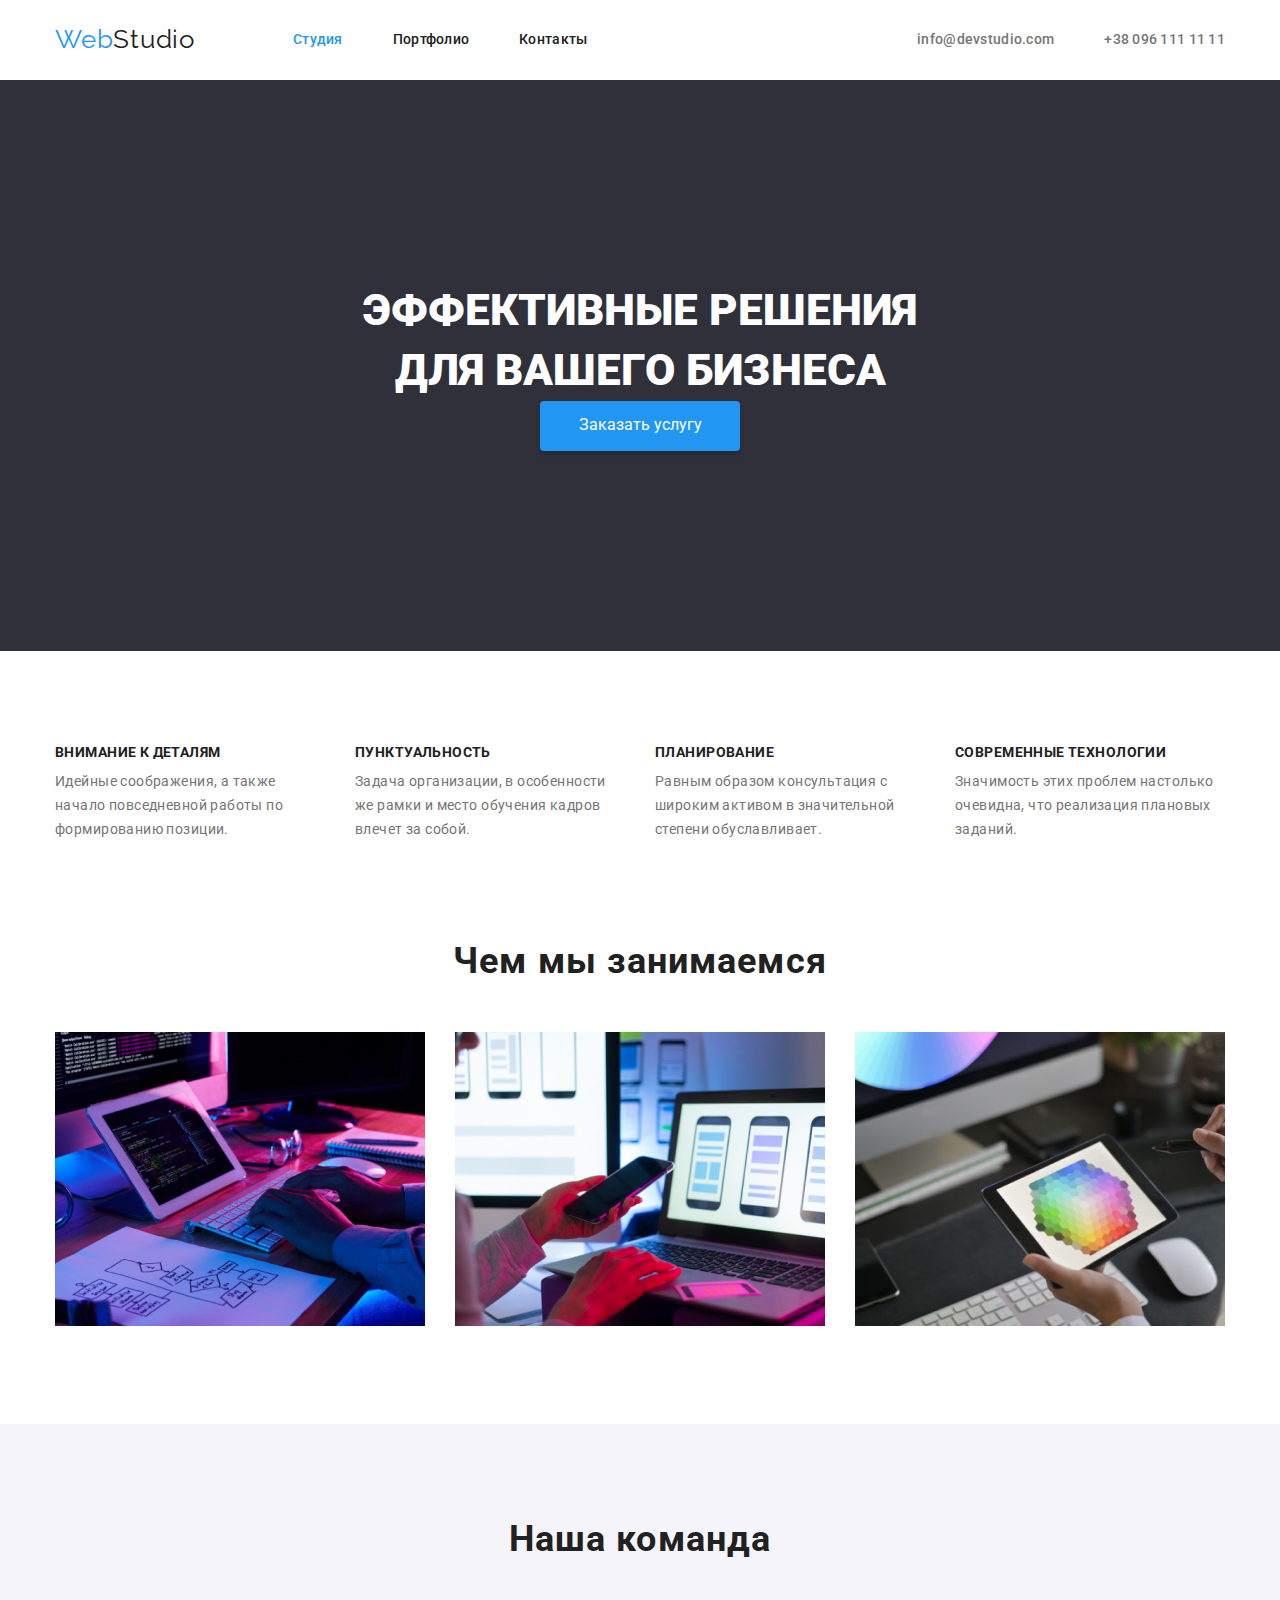
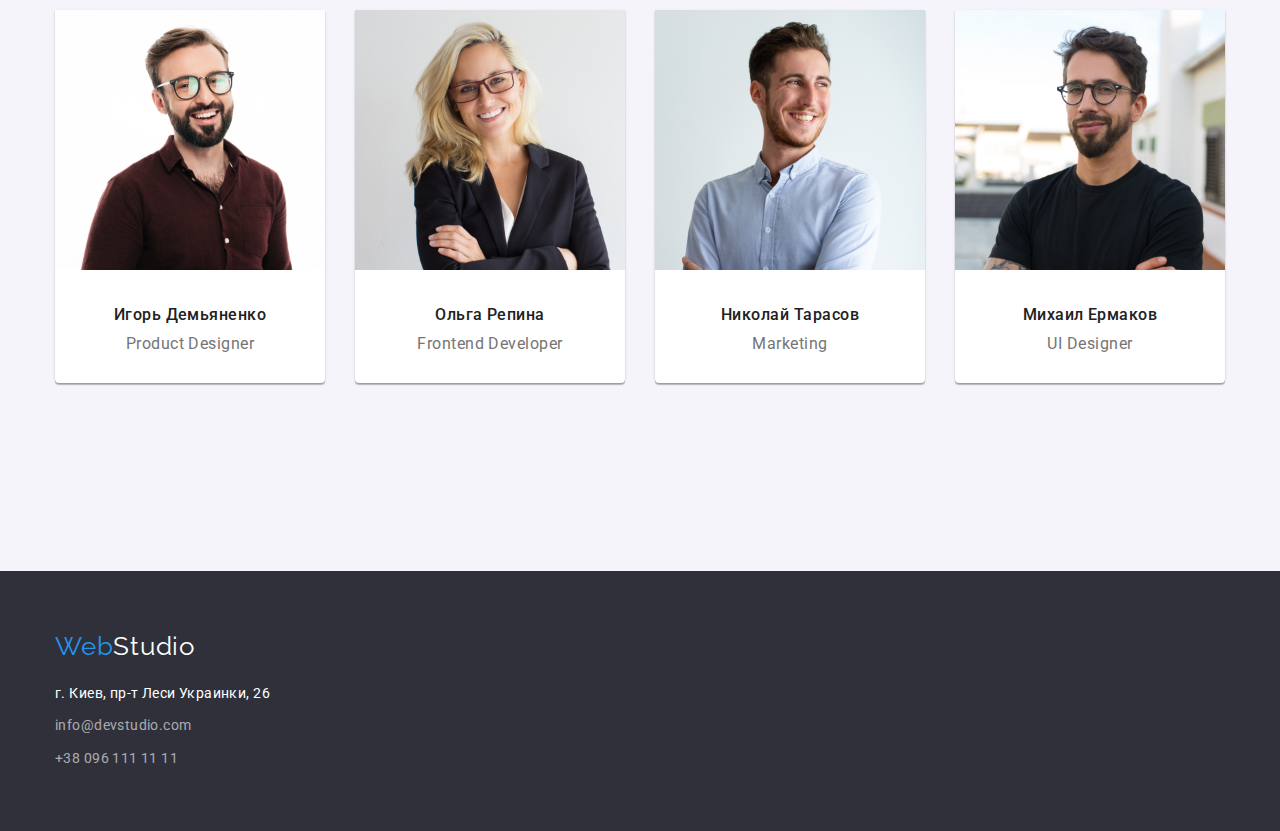
<file: index.html>
<!DOCTYPE html>
<html lang="ru">
    <head>
        <meta charset="UTF-8">
        <meta name="viewport" content="width=device-width, initial-scale=1.0">
        <title>Document</title>
        <link rel="stylesheet" href="https://cdnjs.cloudflare.com/ajax/libs/modern-normalize/1.0.0/modern-normalize.min.css">
        <link rel="preconnect" href="https://fonts.gstatic.com">
        <link href="https://fonts.googleapis.com/css2?family=Raleway:wght@700&family=Roboto:wght@400;500;700;900&display=swap" rel="stylesheet">
        <link rel="stylesheet" href="css/style.css">
    </head>
    <body>
        <header class="header">
            <div class="container">
                <nav class="navigation">
                    <a class="logo" href="" lang="en">
                        <span class="start-logo">Web</span>Studio
                    </a>
                    <ul class="nav-list">
                        <li class="item"><a class="nav-page active" href="./index.html">Студия</a></li>
                        <li class="item"><a class="nav-page" href="./portfolio.html">Портфолио</a></li>
                        <li class="item"><a class="nav-page" href="">Контакты</a></li>
                    </ul>
                </nav>
                <div class="nav-contact">
                    <ul class="nav-list">
                        <li class="item"><a class="nav-page contact" href="mailto:info@devstudio.com">info@devstudio.com</a></li>
                        <li class="item"><a class="nav-page contact" href="tel:+380961111111">+38 096 111 11 11</a></li>
                    </ul>
                </div>
            </div>   
        </header>

        <main>
            <!--Герой-->
            <section class="hero" >
                <div class="container">
                    <h1 class="hero-title">Эффективные решения </br> для вашего бизнеса</h1>
                    <button type="button" class="hero-button">Заказать услугу</button>
                </div>
            </section>

            <!--Особенности-->
            <section class="features">
                <div class="container">
                    <h2 class="features-title">Особенности</h2>
                    <ul class="features-list">
                        <li class="features-item">
                            <h3 class="features-item-title">Внимание к деталям</h3>
                            <p class="features-item-text">Идейные соображения, а также начало повседневной работы по формированию позиции.</p>
                        </li>
                        <li class="features-item">
                            <h3 class="features-item-title">Пунктуальность</h3>
                            <p class="features-item-text">Задача организации, в особенности же рамки и место обучения кадров влечет за собой.</p>
                        </li>
                        <li class="features-item">
                            <h3 class="features-item-title">Планирование</h3>
                            <p class="features-item-text">Равным образом консультация с широким активом в значительной степени обуславливает.</p>
                        </li>
                        <li class="features-item">
                            <h3 class="features-item-title">Современные технологии</h3>
                            <p class="features-item-text">Значимость этих проблем настолько очевидна, что реализация плановых заданий.</p>
                        </li>
                    </ul>
                </div>
            </section>

            <!--Чем мы занимаемся-->
            <section class="work">
                <div class="container">
                    <h2 class="work-title title">Чем мы занимаемся</h2>
                    <ul class="work-list">
                        <li class="work-img">
                            <img src="./img/gadget.jpg" alt="Планшет с клавиатурой" width="370"/>
                        </li>
                        <li class="work-img">
                            <img src="./img/phone.jpg" alt="Телефон" width="370"/>
                        </li>
                        <li class="work-img">
                            <img src="./img/gadget2.jpg" alt="Планшет" width="370">
                        </li>
                    </ul>
                </div>
            </section>

            <!--Наша команда-->
            <section class="team">
                <div class="container">
                    <h2 class="team-title title">Наша команда</h2>
                    <ul class="team-list">
                        <li class="team-item">
                            <img src="./img/Product-Designer.jpg" alt="Игорь Демьяненко" width="270">
                            <h3 class="team-item-title">Игорь Демьяненко</h3>
                            <p class="team-item-text">Product Designer</p>
                        </li>
                        <li class="team-item">
                            <img src="./img/Developer.jpg" alt="Ольга Репина" width="270">
                            <h3 class="team-item-title">Ольга Репина</h3>
                            <p class="team-item-text">Frontend Developer</p>
                        </li>
                        <li class="team-item">
                            <img src="./img/marketing.jpg" alt="Николай Тарасов" width="270">
                            <h3 class="team-item-title">Николай Тарасов</h3>
                            <p class="team-item-text">Marketing</p>
                        </li>
                        <li class="team-item">
                            <img src="./img/UI-designer.jpg" alt="Михаил Ермаков" width="270">
                            <h3 class="team-item-title">Михаил Ермаков</h3>
                            <p class="team-item-text">UI Designer</p>
                        </li>
                    </ul>
                </div>
            </section>
        </main>
        <footer class="footer">
            <div class="container">
                <a class="logo footer-logo" href="" lang="en">
                    <span class="start-logo">Web</span>Studio
                </a>
                <address class="address">
                    <p class="address-office">г. Киев, пр-т Леси Украинки, 26</p>
                    <p class="address-contact"><a href="mailto:info@devstudio.com">info@devstudio.com</a></p>
                    <p class="address-contact"><a href="tel:+380961111111">+38 096 111 11 11</a></p>
                </address>
            </div>
        </footer>

    </body>
</html>
</file>
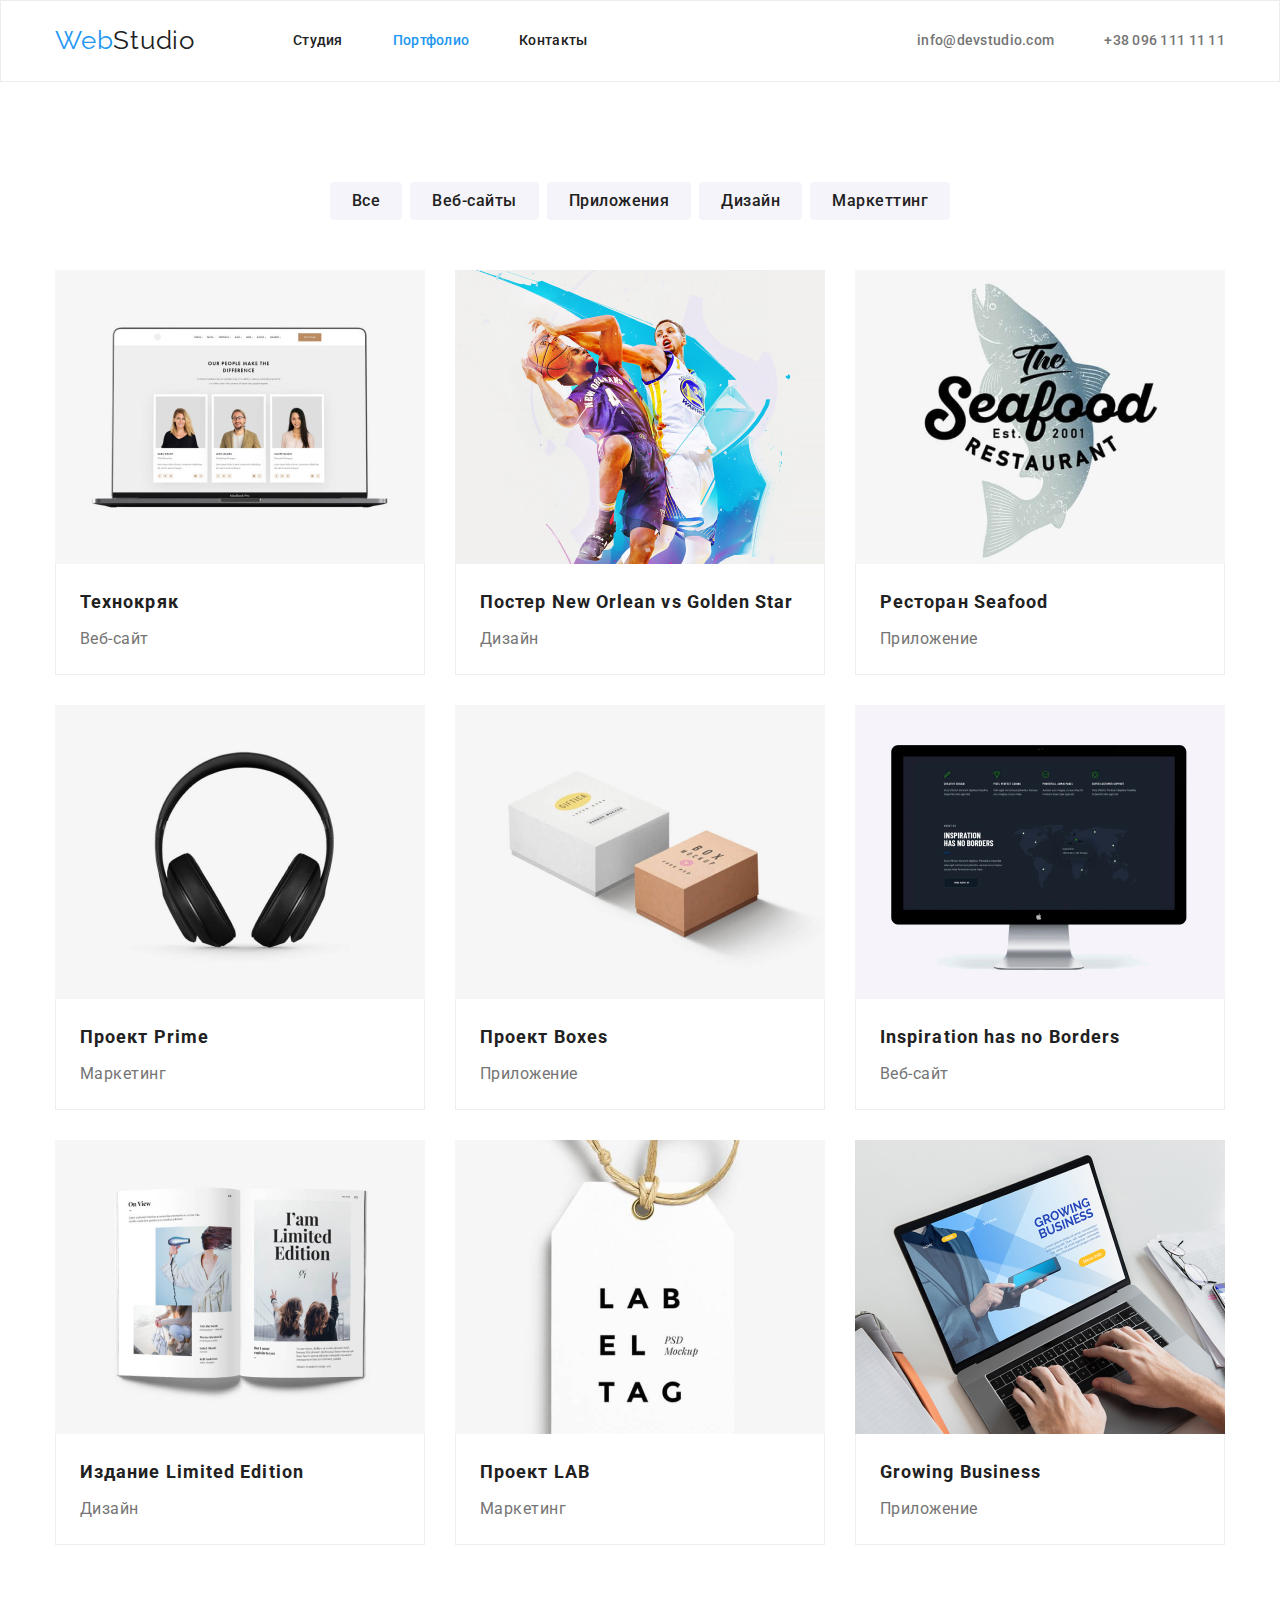
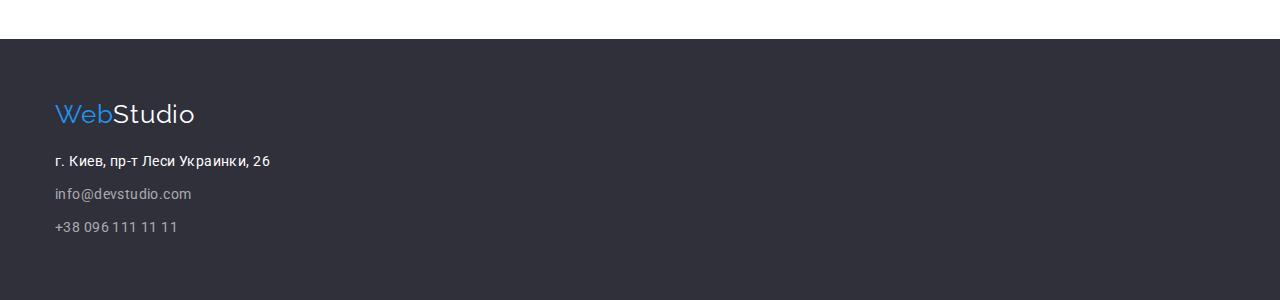
<file: portfolio.html>
<!DOCTYPE html>
<html lang="ru">
    <head>
        <meta charset="UTF-8">
        <meta name="viewport" content="width=device-width, initial-scale=1.0">
        <title>Document</title>
        <link rel="stylesheet" href="https://cdnjs.cloudflare.com/ajax/libs/modern-normalize/1.0.0/modern-normalize.min.css">
        <link rel="preconnect" href="https://fonts.gstatic.com">
        <link href="https://fonts.googleapis.com/css2?family=Raleway:wght@700&family=Roboto:wght@400;500;700;900&display=swap" rel="stylesheet">
        <link rel="stylesheet" href="css/style.css">
    </head>
    <body>
        <header class="header portfolio">
            <div class="container">
                <nav class="navigation">
                    <a class="logo" href="" lang="en">
                        <span class="start-logo">Web</span>Studio
                    </a>
                    <ul class="nav-list">
                        <li class="item"><a class="nav-page" href="./index.html">Студия</a></li>
                        <li class="item"><a class="nav-page active" href="./portfolio.html">Портфолио</a></li>
                        <li class="item"><a class="nav-page" href="">Контакты</a></li>
                    </ul>
                </nav>
                <div class="nav-contact">
                    <ul class="nav-list">
                        <li class="item"><a class="nav-page contact" href="mailto:info@devstudio.com">info@devstudio.com</a></li>
                        <li class="item"><a class="nav-page contact" href="tel:+380961111111">+38 096 111 11 11</a></li>
                    </ul>
                </div>
            </div>     
        </header>

        <main>
            <!--Кнопки фильтр-->
            <section class="project-filter">
                <div class="container">
                    <ul class="filter-list">
                        <li class="filter-item">
                            <button type="button" class="filter-button">Все</button>
                        </li>
                        <li class="filter-item">
                            <button type="button" class="filter-button">Веб-сайты</button>
                        </li>
                        <li class="filter-item">
                            <button type="button" class="filter-button">Приложения</button>
                        </li>
                        <li class="filter-item">
                            <button type="button" class="filter-button">Дизайн</button>
                        </li>
                        <li class="filter-item">
                            <button type="button" class="filter-button">Маркеттинг</button>
                        </li>
                    </ul>
            
                    <ul class="project-list">
                        <li class="project-item ">
                            <a href="">
                                <img class="project-img" src="./img/img@2x.jpg" alt="Ноутбук" width="370">
                                <div class="project-title">
                                    <h3 class="project-item-title">Технокряк</h3>
                                    <p class="project-item-text">Веб-сайт</p>
                                </div>
                            </a> 
                        </li>
                        <li class="project-item"> 
                            <a href="">
                                <img class="project-img" src="./img/bascet.jpg" alt="Баскетболисты" width="370">
                                <div class="project-title">
                                    <h3 class="project-item-title">Постер New Orlean vs Golden Star</h3>
                                    <p class="project-item-text">Дизайн</p>
                                </div>
                            </a>
                        </li>
                        <li class="project-item"> 
                            <a href="">
                                <img class="project-img" src="./img/seafood.jpg" alt="Эмблема" width="370">
                                <div class="project-title">
                                    <h3 class="project-item-title">Ресторан Seafood</h3>
                                    <p class="project-item-text">Приложение</p>
                                </div>
                            </a>
                        </li>
                        <li class="project-item"> 
                            <a href="">
                                <img class="project-img" src="./img/prime.jpg" alt="Наушники" width="370">
                                <div class="project-title">
                                    <h3 class="project-item-title">Проект Prime</h3>
                                    <p class="project-item-text">Маркетинг</p>
                                </div>
                            </a>
                        </li>
                        <li class="project-item"> 
                            <a href="">
                                <img class="project-img" src="./img/boxes.jpg" alt="Коробки" width="370">
                                <div class="project-title">
                                    <h3 class="project-item-title">Проект Boxes</h3>
                                    <p class="project-item-text">Приложение</p>
                                </div>
                            </a>
                        </li>
                        <li class="project-item"> 
                            <a href="">
                                <img class="project-img" src="./img/monitor.jpg" alt="Монитор" width="370">
                                <div class="project-title">
                                    <h3 class="project-item-title" lang="en">Inspiration has no Borders</h3>
                                    <p class="project-item-text">Веб-сайт</p>
                                </div>
                            </a>
                        </li>
                        <li class="project-item"> 
                            <a href="">
                                <img class="project-img" src="./img/book.jpg" alt="Книга" width="370">
                                <div class="project-title">
                                    <h3 class="project-item-title">Издание Limited Edition</h3>
                                    <p class="project-item-text">Дизайн</p>
                                </div>
                            </a>
                        </li>
                        <li class="project-item"> 
                            <a href="">
                                <img class="project-img" src="./img/lab.jpg" alt="Бирка" width="370">
                                <div class="project-title">
                                    <h3 class="project-item-title">Проект LAB</h3>
                                    <p class="project-item-text">Маркетинг</p>
                                </div>
                            </a>
                        </li>
                        <li class="project-item"> 
                            <a href="">
                                <img class="project-img" src="./img/leptop.jpg" alt="Компьютер" width="370">
                                <div class="project-title">
                                    <h3 class="project-item-title" lang="en">Growing Business</h3>
                                    <p class="project-item-text">Приложение</p>
                                </div>
                            </a>
                        </li>
                    </ul>
                </div>
            </section>
        </main>
        <footer class="footer">
            <div class="container">
                <a class="logo footer-logo" href="" lang="en">
                    <span class="start-logo">Web</span>Studio
                </a>
                <address class="address">
                    <p class="address-office">г. Киев, пр-т Леси Украинки, 26</p>
                    <p class="address-contact"><a href="mailto:info@devstudio.com">info@devstudio.com</a></p>
                    <p class="address-contact"><a href="tel:+380961111111">+38 096 111 11 11</a></p>
                </address>
            </div>
        </footer>

    </body>
</html>
</file>
<file: css/style.css>
:root {
    --title-text-color: #212121;
    --main-text-color: #757575;
    --accent-color:  #2196F3;
    --main-white-color: #FFFFFF;
    --address-color: #2F303A;
}

body {
    font-family: Roboto, sans-serif;

    background-color: var(--main-white-color);
}

a {
    text-decoration: none;
}

li {
    list-style: none;
}

button {
    font-family: inherit;
}

ul {
    margin-top: 0;
    margin-bottom: 0;
    padding-left: 0;
}

h1,
h2,
h3,
p {
    margin-top: 0;
    margin-bottom: 0;
}


.container {
    width: 1200px;
    margin: 0 auto;
    padding: 0 15px;
}

/* Навигация*/


.header > .container {
    display: flex;
    align-items: center;
    padding-top: 24px;
    padding-bottom: 25px;
}

.navigation,
.nav-list {
    display: flex;
    align-items: center;

}

.portfolio {
    border: 1px solid #ECECEC;
}

.nav-list >.item:not(:last-child) {
    margin-right: 50px;
}

.nav-contact {
    margin-left: auto;
}

.logo {
    font-family: Raleway, sans-serif;
    font-size: 26px;
    line-height: 1.19;
    color: var(--title-text-color);
    width: 145px;
    height: 31px;

    letter-spacing: 0.03em;
    margin-right: 93px;
}

.start-logo {
    color: var(--accent-color);
}

.nav-page {
    font-weight: 500;
    font-size: 14px;
    line-height: 1.14;
    letter-spacing: 0.02em;
    padding-top: 32px;
    padding-bottom: 32px;

    color: var(--title-text-color);

}

.nav-page:hover,
.nav-page:focus {
    color: var(--accent-color);
}

.active{
    color: var(--accent-color);
}

.contact {
    color: var(--main-text-color);
}

/* герой */

.hero{
    background-color:  #2F303A;
    text-align: center;
    padding-top: 200px;
    padding-bottom: 200px;
}

.hero > .container{
    text-align: center; 
}



.hero-title{
    font-weight: 900;
    font-size: 44px;
    line-height: 1.37;
    text-align: center;
    text-transform: uppercase;
    
    color: var(--main-white-color);
}

.hero-button{
    background: #2196F3;
    box-shadow: 0px 4px 4px rgba(0, 0, 0, 0.15);
    border-radius: 4px;
    width: 200px;
    height: 50px;
    padding: 10px 32px;
    border: 0;
    cursor: pointer;

    color: var(--main-white-color);
}

/* особенности */

.features {
    padding-top: 94px;
    padding-bottom: 94px;
}

.features-list{
    display: flex;
}

.features-list >.features-item:not(:last-child){
    margin-right: 30px;
}

.features-item {
    width: 270px;
    height: 101px;
}

.features-title{
    position: absolute;
    clip: rect(0 0 0 0);
    width: 1px;
    height: 1px;
    margin: -1px;
}

.title{
    font-size: 36px;
    line-height: 1.17;
    text-align: center;
    letter-spacing: 0.03em;

    color: var(--title-text-color);
}

.features-item-title{
    font-weight: 700;
    font-size: 14px;
    line-height: 1.14;
    letter-spacing: 0.03em;
    text-transform: uppercase;
    padding-bottom: 10px;

    color: var(--title-text-color);
    
}

.features-item-text{
    font-size: 14px;
    line-height: 1.71;
    letter-spacing: 0.03em;

    color: var(--main-text-color);
}

/* Работа*/

.work {
    padding-bottom: 94px;
}

.work-list{
    display: flex;
}

.work-title {
    padding-bottom: 50px;
}

.work-img:not(:last-child){
    margin-right: 30px;
}

/* команда */

.team{
    background-color: #F5F4FA;
    padding-top: 94px;
    padding-bottom: 94px;
}

.team-list {
    display: flex;
    padding-top: 50px;
}

.team-item {
    background-color: var(--main-white-color);
    box-shadow: 0px 1px 3px rgba(0, 0, 0, 0.12), 0px 1px 1px rgba(0, 0, 0, 0.14), 0px 2px 1px rgba(0, 0, 0, 0.2);
    border-radius: 0px 0px 4px 4px;
    margin-bottom: 94px;
}

.team-item:not(:last-child){
    margin-right: 30px;
}


.team-item-title{
    font-weight: 500;
    font-size: 16px;
    line-height: 1.19;
    text-align: center;
    letter-spacing: 0.03em;
    padding-top: 30px;
    padding-bottom: 10px;

    color: var(--title-text-color);
}

.team-item-text{
    font-size: 16px;
    line-height: 1.19;
    text-align: center;
    letter-spacing: 0.03em;
    padding-bottom: 30px;

    color: var(--main-text-color);
}

/* адресс */

.footer{
    background-color: var(--address-color);
    padding-top: 60px;
    padding-bottom: 60px;
}

.footer-logo{
    color: var(--main-white-color);
    margin: 0;
}

.address-office{
    font-style: normal;
    font-size: 14px;
    line-height: 1.71;
    letter-spacing: 0.03em;
    padding-top: 20px;

    color: var(--main-white-color);
}

.address-contact{
    padding-top: 9px;
}

.address-contact a{
    font-style: normal;
    font-size: 14px;
    line-height: 1.71;
    letter-spacing: 0.03em;

    color: rgba(255, 255, 255, 0.6);
}

/* портфолио*/

/*кнопки*/

.project-filter {
    padding-top: 100px;
    padding-bottom: 94px;
 }
   
 .filter-list {
     display: flex;
     justify-content: center;
     margin-bottom: 50px;
 }
 
 .filter-item:not(:last-child) {
     margin-right: 8px;
 }
 

.filter-button{
    font-weight: 500;
    font-size: 16px;
    line-height: 1.63;
    text-align: center;
    letter-spacing: 0.03em;
    cursor: pointer;

    background: #F5F4FA;
    border: 0;
    border-radius: 4px;
    padding: 6px 22px;

    color:var(--title-text-color);
}

.filter-button:hover,
.filter-button:focus{
    background-color: var(--accent-color);
    color: var(--main-white-color);
}
.filter-button:active{
    color: var(--main-white-color);
}

/*проекты*/

.project-list {
    display: flex;
    flex-wrap: wrap;  
}


.project-item {
    margin-right: 30px;
    margin-bottom: 30px;  
}

.project-item > a {
    display: block;
}

.project-item:nth-child(3n) {
    margin-right: 0;
}

.project-item:nth-last-child(-n+3) {
    margin-bottom: 0;
}

.project-img {
    display: block;
}


.project-title{
    border-right: 1px solid #EEEEEE;
    border-left: 1px solid #EEEEEE;
    border-bottom: 1px solid #EEEEEE;
    padding-left: 24px;
    padding-right: 24px;
    padding-top: 20px;
    padding-bottom: 20px;
}

.project-item-title{
    font-weight: 700;
    font-size: 18px;
    line-height: 2.00;
    letter-spacing: 0.06em;
    margin-bottom: 4px;
    

    color: var(--title-text-color);
}

.project-item-text{
    font-size: 16px;
    line-height: 1.88;
    letter-spacing: 0.03em;

    color: var(--main-text-color);
}
</file>
